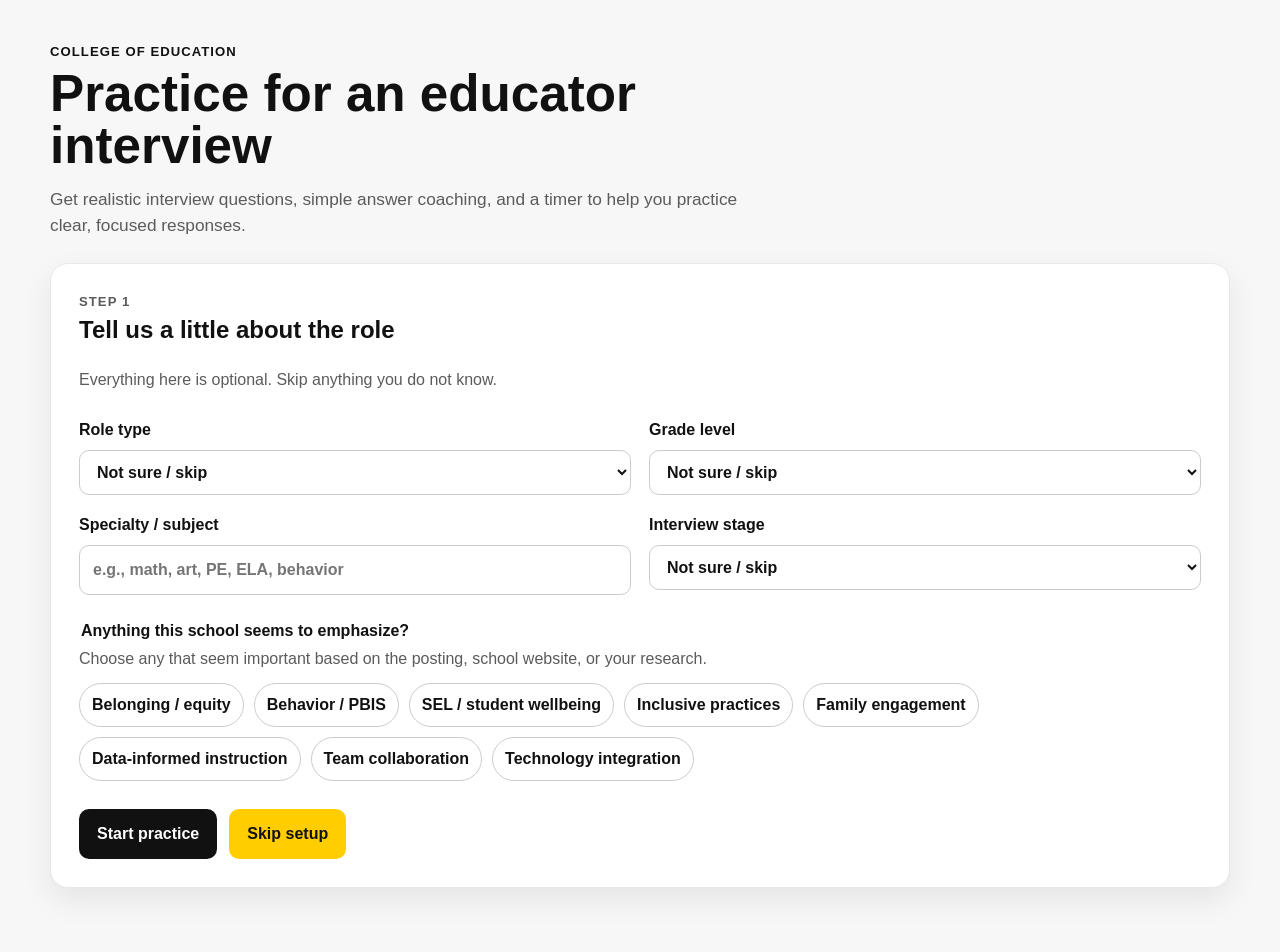
<file: index.html>
<!DOCTYPE html>
<html lang="en">
<head>
  <meta charset="UTF-8" />
  <meta name="viewport" content="width=device-width, initial-scale=1.0" />
  <title>Educator Interview Practice</title>
  <link rel="stylesheet" href="styles.css" />
</head>
<body>
  <main class="app-shell">
    <section class="hero" aria-labelledby="page-title">
      <p class="eyebrow">College of Education</p>
      <h1 id="page-title">Practice for an educator interview</h1>
      <p class="hero-copy">Get realistic interview questions, simple answer coaching, and a timer to help you practice clear, focused responses.</p>
    </section>

    <section id="setup-screen" class="card screen active" aria-labelledby="setup-title">
      <div class="section-heading">
        <div>
          <p class="step-label">Step 1</p>
          <h2 id="setup-title">Tell us a little about the role</h2>
          <p>Everything here is optional. Skip anything you do not know.</p>
        </div>
      </div>

      <div class="form-grid">
        <label>
          Role type
          <select id="role-type">
            <option value="">Not sure / skip</option>
            <option value="elementary">Elementary</option>
            <option value="secondary">Secondary</option>
            <option value="specialty">Specialty area</option>
            <option value="special-education">Special education</option>
            <option value="school-counseling">School counseling</option>
            <option value="student-services">Student services / support</option>
          </select>
        </label>

        <label>
          Grade level
          <select id="grade-level">
            <option value="">Not sure / skip</option>
            <option value="early">PreK–2</option>
            <option value="upper-elementary">3–5</option>
            <option value="middle">6–8</option>
            <option value="high">9–12</option>
            <option value="multiple">Multiple grade levels</option>
          </select>
        </label>

        <label>
          Specialty / subject
          <input id="subject-area" type="text" placeholder="e.g., math, art, PE, ELA, behavior" />
        </label>

        <label>
          Interview stage
          <select id="interview-stage">
            <option value="">Not sure / skip</option>
            <option value="screening">Initial / screening</option>
            <option value="panel">Panel interview</option>
            <option value="final">Final interview</option>
          </select>
        </label>
      </div>

      <fieldset class="focus-fieldset">
        <legend>Anything this school seems to emphasize?</legend>
        <p class="helper">Choose any that seem important based on the posting, school website, or your research.</p>
        <div class="chip-grid" id="school-focus-options">
          <label class="check-chip"><input type="checkbox" value="equity" /> <span>Belonging / equity</span></label>
          <label class="check-chip"><input type="checkbox" value="behavior" /> <span>Behavior / PBIS</span></label>
          <label class="check-chip"><input type="checkbox" value="sel" /> <span>SEL / student wellbeing</span></label>
          <label class="check-chip"><input type="checkbox" value="inclusion" /> <span>Inclusive practices</span></label>
          <label class="check-chip"><input type="checkbox" value="family" /> <span>Family engagement</span></label>
          <label class="check-chip"><input type="checkbox" value="data" /> <span>Data-informed instruction</span></label>
          <label class="check-chip"><input type="checkbox" value="collaboration" /> <span>Team collaboration</span></label>
          <label class="check-chip"><input type="checkbox" value="technology" /> <span>Technology integration</span></label>
        </div>
      </fieldset>

      <div class="actions bottom-actions">
        <button class="button primary" id="start-practice">Start practice</button>
        <button class="button secondary" id="skip-setup">Skip setup</button>
      </div>
    </section>

    <section id="practice-screen" class="screen" aria-labelledby="practice-title">
      <div class="practice-layout">
        <div class="main-column">
          <section class="card question-card practice-section">
            <div class="question-topline">
              <div>
                <p class="step-label">1 · Your question</p>
                <p class="question-meta" id="question-meta">General educator interview</p>
              </div>
              <button class="icon-button" id="reset-session" title="Start over" aria-label="Start over">↺</button>
            </div>

            <h2 id="practice-title" class="question-text">Tell us about yourself and what drew you to education.</h2>
            <p class="try-first"><strong>Try it first:</strong> Answer this question out loud in your own words before opening any coaching. You are practicing how you think and respond — not memorizing a script.</p>
          </section>

          <section class="card timer-card practice-section" aria-labelledby="timer-heading">
            <p class="step-label">2 · Time your answer</p>
            <div class="timer-panel">
              <div>
                <h3 id="timer-heading">Aim for about 1–2 minutes</h3>
                <p class="timer-label">Start when you begin speaking. The timer counts up from zero.</p>
                <div class="timer-display" id="timer-display">0:00</div>
                <p class="timer-status" id="timer-status">Suggested range: 1:00–2:00</p>
              </div>
              <div class="timer-actions">
                <button class="button secondary small" id="timer-toggle">Start timer</button>
                <button class="button ghost small" id="timer-reset">Reset</button>
              </div>
            </div>
          </section>

          <section class="card advice-card practice-section" aria-labelledby="advice-heading">
            <div class="advice-heading-row">
              <div>
                <p class="step-label">3 · Coach your answer</p>
                <h3 id="advice-heading">Check your response after you try it</h3>
                <p>Use these resources to strengthen your next attempt. They are here to coach you after you practice, not to give you a script.</p>
              </div>
              <button class="button secondary" id="show-help" type="button" aria-expanded="false" aria-controls="advice-content">Show coaching & resources</button>
            </div>

            <div class="advice-content hidden" id="advice-content">
              <div class="response-guide" id="response-guide">
                <h4>What a strong answer should do</h4>
                <ul id="guide-list"></ul>
              </div>

              <div id="help-card">
                <h4>Helpful ways to think about it</h4>
                <div id="help-content"></div>
              </div>

              <div class="reflection-box">
                <label for="practice-notes">What do you want to improve or remember?</label>
                <textarea id="practice-notes" rows="5" placeholder="A stronger example, a point you forgot, or a phrase you want to say more clearly..."></textarea>
              </div>
            </div>
          </section>

          <div class="actions question-actions">
            <button class="button primary" id="next-question">Give me another question</button>
          </div>
        </div>

        <aside class="side-column">
          <section class="card compact-card practice-goal-card">
            <h3>How to use this practice</h3>
            <ol class="mini-list numbered-list">
              <li>Read the question.</li>
              <li>Start the timer and answer it <strong>out loud on your own</strong>.</li>
              <li>Then open the coaching and resources.</li>
              <li>Try the question again if you want to improve your response.</li>
            </ol>
          </section>

          <section class="card compact-card">
            <h3>Interview reminders</h3>
            <ul class="mini-list">
              <li>Use specific examples when you can.</li>
              <li>Explain what <strong>you</strong> did, not only what the team did.</li>
              <li>Connect your answer back to students and learning.</li>
              <li>Keep most responses around 1–2 minutes unless they ask for more detail.</li>
            </ul>
          </section>
        </aside>
      </div>
    </section>
  </main>

  <script src="script.js?v=4"></script>
</body>
</html>
</file>
<file: styles.css>
:root {
  --black: #111111;
  --gold: #ffcd00;
  --gold-soft: #fff5bf;
  --white: #ffffff;
  --gray-50: #f7f7f7;
  --gray-100: #efefef;
  --gray-300: #cccccc;
  --gray-600: #5b5b5b;
  --gray-800: #2a2a2a;
  --radius: 18px;
  --shadow: 0 12px 30px rgba(0, 0, 0, 0.08);
}

* { box-sizing: border-box; }

body {
  margin: 0;
  font-family: Arial, Helvetica, sans-serif;
  color: var(--black);
  background: var(--gray-50);
  line-height: 1.5;
}

button, input, select, textarea { font: inherit; }
button { cursor: pointer; }

.app-shell {
  width: min(1180px, calc(100% - 32px));
  margin: 0 auto;
  padding: 42px 0 64px;
}

.hero { max-width: 780px; margin-bottom: 24px; }
.eyebrow, .step-label {
  margin: 0 0 6px;
  font-size: 0.82rem;
  text-transform: uppercase;
  letter-spacing: 0.08em;
  font-weight: 800;
}

.hero h1 {
  margin: 0;
  font-size: clamp(2rem, 4vw, 3.4rem);
  line-height: 1.03;
}

.hero-copy {
  margin: 14px 0 0;
  font-size: 1.08rem;
  color: var(--gray-600);
  max-width: 720px;
}

.card {
  background: var(--white);
  border: 1px solid #e8e8e8;
  border-radius: var(--radius);
  box-shadow: var(--shadow);
}

.screen { display: none; }
.screen.active { display: block; }

#setup-screen { padding: 28px; }
.section-heading h2, .question-card h2, .compact-card h3 { margin-top: 0; }
.section-heading p { color: var(--gray-600); margin-bottom: 0; }

.form-grid {
  display: grid;
  grid-template-columns: repeat(2, minmax(0, 1fr));
  gap: 18px;
  margin-top: 26px;
}

label, legend { font-weight: 700; }
input[type="text"], select, textarea {
  width: 100%;
  margin-top: 8px;
  padding: 12px 13px;
  border: 1px solid var(--gray-300);
  border-radius: 10px;
  background: #fff;
  color: var(--black);
}

input[type="text"]:focus, select:focus, textarea:focus, button:focus-visible {
  outline: 3px solid rgba(255, 205, 0, 0.55);
  outline-offset: 2px;
}

.focus-fieldset {
  margin: 24px 0 0;
  padding: 0;
  border: 0;
}
.helper { margin: 4px 0 12px; color: var(--gray-600); font-weight: 400; }
.chip-grid { display: flex; flex-wrap: wrap; gap: 10px; }
.check-chip input { position: absolute; opacity: 0; pointer-events: none; }
.check-chip span {
  display: inline-block;
  padding: 9px 12px;
  border: 1px solid var(--gray-300);
  border-radius: 999px;
  font-weight: 600;
  background: #fff;
}
.check-chip input:checked + span {
  background: var(--gold-soft);
  border-color: var(--gold);
}

.actions { display: flex; flex-wrap: wrap; gap: 12px; }
.bottom-actions { margin-top: 28px; }
.button {
  border: 2px solid var(--black);
  border-radius: 10px;
  padding: 11px 16px;
  font-weight: 800;
}
.button.primary { background: var(--black); color: var(--white); }
.button.secondary { background: var(--gold); color: var(--black); border-color: var(--gold); }
.button.ghost { background: transparent; color: var(--black); }
.button.small { padding: 8px 12px; }

.practice-layout {
  display: grid;
  grid-template-columns: minmax(0, 1fr) 330px;
  gap: 20px;
  align-items: start;
}
.question-card { padding: 28px; }
.question-topline { display: flex; justify-content: space-between; gap: 16px; }
.question-meta { margin: 0; color: var(--gray-600); }
.icon-button {
  width: 42px; height: 42px; border-radius: 50%; border: 1px solid var(--gray-300); background: #fff; font-size: 1.3rem;
}
.question-text { font-size: clamp(1.55rem, 3vw, 2.3rem); line-height: 1.15; margin: 24px 0; }

.timer-panel {
  display: flex;
  justify-content: space-between;
  gap: 20px;
  align-items: center;
  padding: 18px;
  background: var(--gray-50);
  border-radius: 14px;
  border-left: 6px solid var(--gold);
}
.timer-label { margin: 0; font-size: 0.9rem; color: var(--gray-600); font-weight: 700; }
.timer-display { font-size: 2rem; font-weight: 900; line-height: 1; margin-top: 6px; font-variant-numeric: tabular-nums; }
.timer-actions { display: flex; gap: 8px; flex-wrap: wrap; }
.timer-display.done { color: #b00020; }

.response-guide, .reflection-box { margin-top: 24px; }
.response-guide h3, .reflection-box label { margin-bottom: 8px; display: block; }
.response-guide ul { margin: 8px 0 0 20px; padding: 0; }
.response-guide li + li { margin-top: 8px; }
textarea { resize: vertical; min-height: 120px; }
.question-actions { margin-top: 20px; justify-content: space-between; }

.side-column { display: grid; gap: 16px; }
.compact-card { padding: 20px; }
.compact-card p { margin-bottom: 0; color: var(--gray-600); }
.mini-list { padding-left: 20px; margin-bottom: 0; }
.mini-list li + li { margin-top: 8px; }
.hidden { display: none !important; }
.help-tip {
  padding: 12px;
  background: var(--gold-soft);
  border-radius: 10px;
  margin-top: 10px;
}
.help-tip:first-child { margin-top: 0; }
.help-tip strong { display: block; margin-bottom: 4px; }

@media (max-width: 840px) {
  .practice-layout { grid-template-columns: 1fr; }
  .side-column { grid-template-columns: 1fr; }
}

@media (max-width: 620px) {
  .app-shell { width: min(100% - 20px, 1180px); padding-top: 24px; }
  #setup-screen, .question-card { padding: 20px; }
  .form-grid { grid-template-columns: 1fr; }
  .timer-panel { align-items: flex-start; flex-direction: column; }
  .question-actions, .bottom-actions { flex-direction: column; }
  .button { width: 100%; }
  .timer-actions { width: 100%; }
  .timer-actions .button { flex: 1; }
}

/* Practice screen: keep question, timing, and coaching visually distinct. */
.main-column { display: grid; gap: 18px; }
.practice-section { padding: 26px; }
.question-card { border-top: 6px solid var(--black); }
.timer-card { border-top: 6px solid var(--gold); }
.advice-card { border-top: 6px solid #6b6b6b; }

.try-first {
  margin: 4px 0 0;
  padding: 14px 16px;
  background: var(--gold-soft);
  border-radius: 12px;
}

.timer-card .timer-panel {
  margin-top: 10px;
  padding: 0;
  background: transparent;
  border: 0;
  border-radius: 0;
}
.timer-card h3 { margin: 0 0 4px; font-size: 1.2rem; }
.timer-display { font-size: 3rem; margin-top: 14px; }
.timer-status { margin: 8px 0 0; font-weight: 800; color: var(--gray-600); }
.timer-display.in-range { color: #25733d; }
.timer-display.over-range { color: #9b3c00; }

.advice-heading-row {
  display: flex;
  justify-content: space-between;
  gap: 20px;
  align-items: flex-start;
}
.advice-heading-row h3 { margin: 0 0 6px; }
.advice-heading-row p:not(.step-label) { margin: 0; color: var(--gray-600); max-width: 650px; }
.advice-content {
  margin-top: 22px;
  padding-top: 22px;
  border-top: 1px solid var(--gray-300);
}
.response-guide { margin-top: 0; }
.response-guide h4, #help-card h4 { margin: 0 0 8px; font-size: 1.05rem; }
#help-card { margin-top: 24px; }
.reflection-box { margin-top: 24px; }
.practice-goal-card { border-left: 6px solid var(--gold); }
.numbered-list { padding-left: 22px; }

@media (max-width: 620px) {
  .practice-section { padding: 20px; }
  .advice-heading-row { flex-direction: column; }
  .advice-heading-row .button { width: 100%; }
}


/* Behavioral-question coaching */
.star-method {
  margin-bottom: 16px;
  padding: 16px;
  border: 2px solid var(--black);
  border-radius: 12px;
  background: var(--white);
}
.star-heading {
  display: flex;
  align-items: flex-start;
  gap: 12px;
  margin-bottom: 14px;
}
.star-heading strong,
.star-heading span { display: block; }
.star-heading span:not(.star-badge) { margin-top: 2px; color: var(--gray-600); }
.star-badge {
  flex: 0 0 auto;
  padding: 5px 8px;
  border-radius: 7px;
  background: var(--black);
  color: var(--white);
  font-size: 0.82rem;
  font-weight: 900;
  letter-spacing: 0.06em;
}
.star-grid {
  display: grid;
  grid-template-columns: repeat(2, minmax(0, 1fr));
  gap: 10px;
}
.star-grid > div {
  padding: 11px 12px;
  border-radius: 9px;
  background: var(--gray-50);
}
.star-grid strong,
.star-grid span { display: block; }
.star-grid span { margin-top: 3px; color: var(--gray-600); font-size: 0.95rem; }
.star-tip { margin: 12px 0 0; font-size: 0.95rem; }

@media (max-width: 620px) {
  .star-grid { grid-template-columns: 1fr; }
}
</file>
